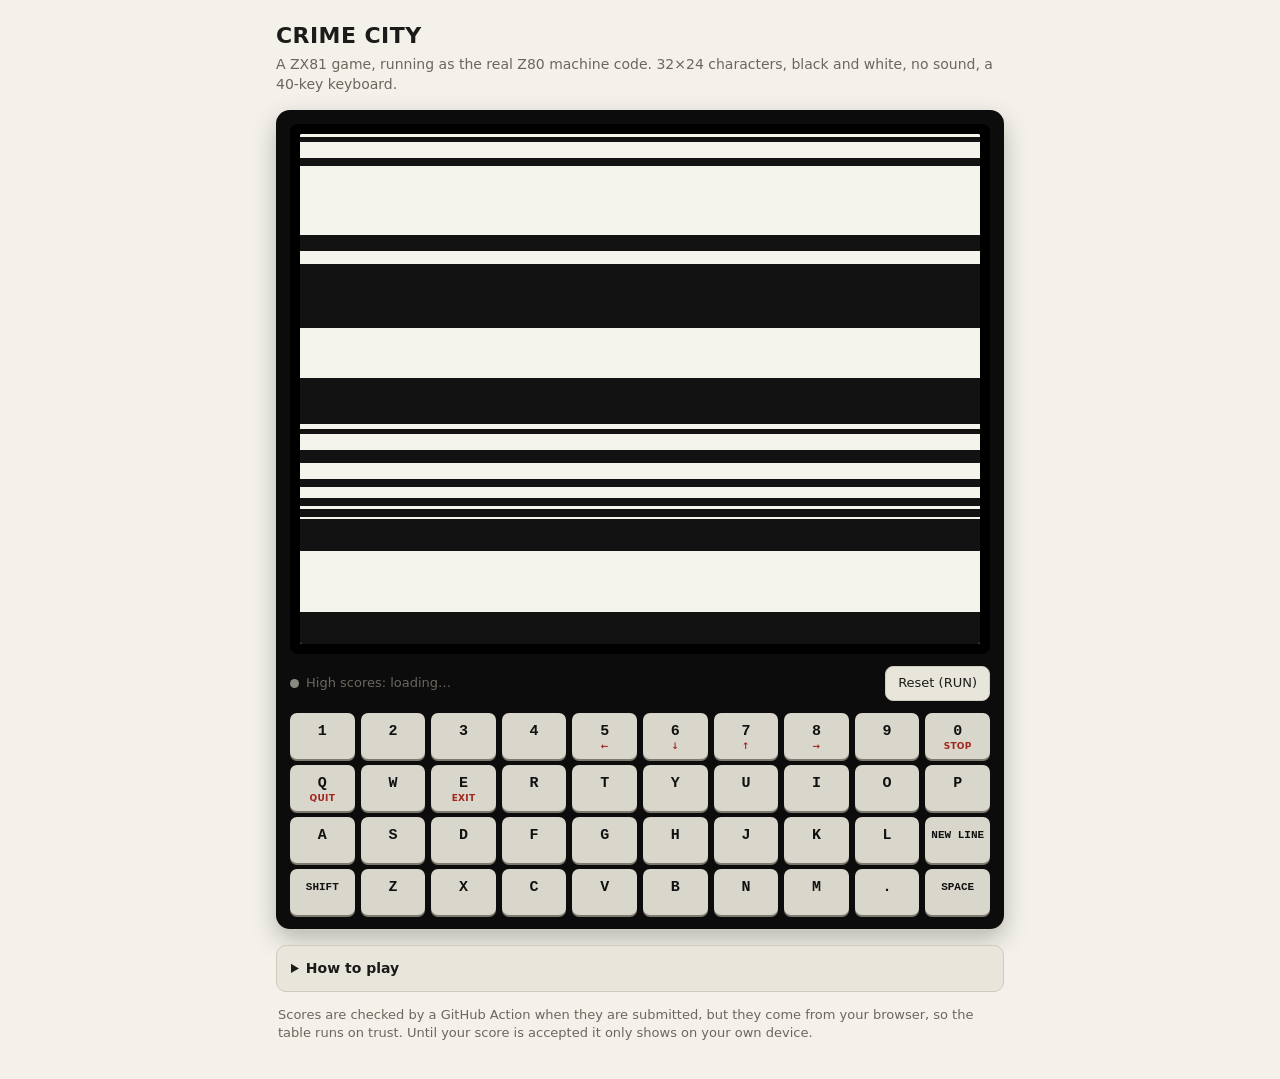
<file: public/assets/aistudio/index_4570befb.html>
<!DOCTYPE html>
<html lang="en">
<head>
<meta charset="utf-8">
<meta name="viewport" content="width=device-width, initial-scale=1, viewport-fit=cover">
<title>CRIME CITY for the ZX81</title>
<style>
:root{
  --bg:#f3f1ea; --fg:#1c1b19; --muted:#6b675e; --panel:#e8e5db; --line:#cfcabd; --accent:#b3261e;
  box-sizing:border-box; padding-top:env(safe-area-inset-top,0px); padding-bottom:env(safe-area-inset-bottom,0px);
}
@media (prefers-color-scheme: dark){
  :root:not([data-theme="light"]){ --bg:#151513; --fg:#ece9df; --muted:#a09b8e; --panel:#21201d; --line:#3a382f; --accent:#ff7b6e; }
}
:root[data-theme="dark"]{ --bg:#151513; --fg:#ece9df; --muted:#a09b8e; --panel:#21201d; --line:#3a382f; --accent:#ff7b6e; }
html{ scroll-padding-top:env(safe-area-inset-top,0px); }
*,*::before,*::after{ box-sizing:inherit; }
body{ margin:0; background:var(--bg); color:var(--fg); font:16px/1.45 system-ui,-apple-system,"Segoe UI",Roboto,sans-serif; }
main{ max-width:760px; margin:0 auto; padding:20px 16px 36px; }
h1{ font-size:22px; margin:0 0 2px; letter-spacing:.02em; }
.sub{ margin:0 0 16px; color:var(--muted); font-size:14px; }
.case{ background:#0c0c0c; border-radius:14px; padding:14px; box-shadow:0 2px 0 var(--line), 0 10px 24px rgba(0,0,0,.25); }
.tv{ background:#000; border-radius:8px; padding:10px; }
canvas{ display:block; width:100%; height:auto; aspect-ratio:4/3; image-rendering:pixelated; image-rendering:crisp-edges; background:#f4f3ec; border-radius:2px; }
.bar{ display:flex; flex-wrap:wrap; gap:8px 14px; align-items:center; justify-content:space-between; margin:12px 0 0; font-size:13px; color:var(--muted); }
.src{ display:inline-flex; align-items:center; gap:7px; }
.dot{ width:9px; height:9px; border-radius:50%; background:#8a8a80; flex:none; }
.dot.online{ background:#2e9d4f; } .dot.readonly{ background:#d89a1a; } .dot.offline{ background:#9a9a90; }
button.reset{ font:inherit; font-size:13px; color:var(--fg); background:var(--panel); border:1px solid var(--line); border-radius:8px; padding:7px 12px; cursor:pointer; }
button.reset:focus-visible, .key:focus-visible{ outline:2px solid var(--accent); outline-offset:2px; }
.kb{ margin-top:12px; display:grid; gap:6px; user-select:none; -webkit-user-select:none; touch-action:none; }
.row{ display:grid; grid-template-columns:repeat(10,1fr); gap:6px; }
.key{ position:relative; min-height:46px; border:0; border-radius:7px; background:#d9d6cc; color:#111; font:600 15px/1 ui-monospace,Menlo,Consolas,monospace; padding:6px 2px 4px; cursor:pointer; box-shadow:0 2px 0 #7d7a70; touch-action:none; }
.key.dn{ transform:translateY(2px); box-shadow:none; background:#bdb9ad; }
.key small{ display:block; margin-top:3px; font:600 9px/1 system-ui,sans-serif; color:#a1261c; letter-spacing:.03em; min-height:9px; }
.key.wide{ font-size:11px; }
.help{ margin-top:16px; background:var(--panel); border:1px solid var(--line); border-radius:10px; padding:2px 14px; font-size:14px; }
.help summary{ cursor:pointer; padding:10px 0; font-weight:600; }
.help p{ margin:0 0 10px; }
.submit{ margin-top:12px; background:var(--panel); border:1px solid var(--line); border-radius:10px; padding:12px 14px; font-size:14px; display:flex; flex-wrap:wrap; gap:8px 12px; align-items:center; }
.submit[hidden]{ display:none; }
.submit a{ color:#fff; background:var(--accent); text-decoration:none; font-weight:600; padding:8px 12px; border-radius:8px; }
.submit a[aria-disabled="true"]{ opacity:.5; pointer-events:none; }
.submit button{ font:inherit; font-size:13px; color:var(--muted); background:none; border:0; text-decoration:underline; cursor:pointer; padding:6px; }
.note{ margin:14px 2px 0; font-size:13px; color:var(--muted); }
</style>
</head>
<body>
<main>
  <h1>CRIME CITY</h1>
  <p class="sub">A ZX81 game, running as the real Z80 machine code. 32×24 characters, black and white, no sound, a 40-key keyboard.</p>
  <div class="case">
    <div class="tv"><canvas id="scr" width="256" height="192" role="img" aria-label="ZX81 screen"></canvas></div>
    <div class="bar">
      <span class="src"><i id="dot" class="dot"></i><span id="srcText">High scores: connecting…</span></span>
      <button class="reset" id="reset" type="button">Reset (RUN)</button>
    </div>
    <div class="kb" id="kb" aria-label="ZX81 keyboard"></div>
  </div>
  <div class="submit" id="submitBox" hidden>
    <span id="submitText"></span>
    <a id="submitLink" href="#" target="_blank" rel="noopener">Submit score on GitHub</a>
    <button type="button" id="submitDiscard">Discard</button>
  </div>
  <details class="help">
    <summary>How to play</summary>
    <p>Steer with <b>5 6 7 8</b> (left, down, up, right) or the arrow keys. <b>0</b> stops, <b>E</b> leaves your car. Walk into a traffic car (<b>H</b>) to steal it. Run over pedestrians (<b>I</b>) for cash, but the police (inverse <b>Z</b>) will chase you. On foot, they bust you. In a car, they dent it.</p>
    <p>Drive to the <b>$</b> to pick up a fare, then to the <b>X</b> before the timer runs out. Three lives. At the title screen press <b>Q</b> to drop back to BASIC.</p>
    <p>When you beat the fifth score you type three initials with the keyboard. The game then offers a button that opens a ready-filled GitHub issue; press its green submit button (you need a free GitHub account). A minute or two later your score appears on the table everyone sees.</p>
  </details>
  <p class="note">Scores are checked by a GitHub Action when they are submitted, but they come from your browser, so the table runs on trust. Until your score is accepted it only shows on your own device.</p>
</main>
<script>
/* Minimal Z80 core: enough for the CRIME CITY ZX81 code (no IX/IY, no interrupts) */
(function (root) {
  'use strict';
  var S = 0x80, Z = 0x40, Y = 0x20, H = 0x10, X = 0x08, PV = 0x04, N = 0x02, C = 0x01;
  var PAR = new Uint8Array(256);
  for (var i = 0; i < 256; i++) { var p = 1, v = i; while (v) { p ^= v & 1; v >>= 1; } PAR[i] = p ? PV : 0; }

  function Z80(rd, wr, inp, out) {
    this.rd = rd; this.wr = wr; this.inp = inp; this.out = out;
    this.R = new Uint8Array(8); // B C D E H L - A
    this.f = 0; this.sp = 0; this.pc = 0; this.t = 0;
  }
  var P = Z80.prototype;
  P.HL = function () { return (this.R[4] << 8) | this.R[5]; };
  P.setHL = function (v) { this.R[4] = (v >> 8) & 255; this.R[5] = v & 255; };
  P.rp = function (n) {
    var R = this.R;
    switch (n) { case 0: return (R[0] << 8) | R[1]; case 1: return (R[2] << 8) | R[3];
      case 2: return (R[4] << 8) | R[5]; default: return this.sp; }
  };
  P.setrp = function (n, v) {
    var R = this.R; v &= 0xFFFF;
    switch (n) { case 0: R[0] = v >> 8; R[1] = v & 255; break; case 1: R[2] = v >> 8; R[3] = v & 255; break;
      case 2: R[4] = v >> 8; R[5] = v & 255; break; default: this.sp = v; }
  };
  P.fetch = function () { var v = this.rd(this.pc); this.pc = (this.pc + 1) & 0xFFFF; return v; };
  P.fetch16 = function () { var l = this.fetch(); return l | (this.fetch() << 8); };
  P.rd16 = function (a) { return this.rd(a) | (this.rd((a + 1) & 0xFFFF) << 8); };
  P.wr16 = function (a, v) { this.wr(a, v & 255); this.wr((a + 1) & 0xFFFF, (v >> 8) & 255); };
  P.push = function (v) { this.sp = (this.sp - 1) & 0xFFFF; this.wr(this.sp, v >> 8); this.sp = (this.sp - 1) & 0xFFFF; this.wr(this.sp, v & 255); };
  P.pop = function () { var l = this.rd(this.sp); this.sp = (this.sp + 1) & 0xFFFF; var h = this.rd(this.sp); this.sp = (this.sp + 1) & 0xFFFF; return l | (h << 8); };
  P.get = function (r) { return r === 6 ? this.rd(this.HL()) : this.R[r]; };
  P.set = function (r, v) { if (r === 6) this.wr(this.HL(), v); else this.R[r] = v; };
  P.cond = function (c) {
    var f = this.f;
    switch (c) { case 0: return !(f & Z); case 1: return !!(f & Z); case 2: return !(f & C); case 3: return !!(f & C);
      case 4: return !(f & PV); case 5: return !!(f & PV); case 6: return !(f & S); default: return !!(f & S); }
  };
  // ---- ALU
  P.add8 = function (a, b, c) { var r = a + b + c, o = r & 255;
    this.f = (o & (S | Y | X)) | (o ? 0 : Z) | ((a ^ b ^ r) & H) | (((a ^ r) & (b ^ r) & 0x80) ? PV : 0) | ((r >> 8) & 1); return o; };
  P.sub8 = function (a, b, c) { var r = a - b - c, o = r & 255;
    this.f = (o & (S | Y | X)) | (o ? 0 : Z) | ((a ^ b ^ r) & H) | (((a ^ b) & (a ^ r) & 0x80) ? PV : 0) | N | ((r >> 8) & 1); return o; };
  P.alu = function (op, b) {
    var a = this.R[7], r;
    switch (op) {
      case 0: this.R[7] = this.add8(a, b, 0); break;
      case 1: this.R[7] = this.add8(a, b, this.f & C); break;
      case 2: this.R[7] = this.sub8(a, b, 0); break;
      case 3: this.R[7] = this.sub8(a, b, this.f & C); break;
      case 4: r = a & b; this.R[7] = r; this.f = (r & (S | Y | X)) | (r ? 0 : Z) | H | PAR[r]; break;
      case 5: r = a ^ b; this.R[7] = r; this.f = (r & (S | Y | X)) | (r ? 0 : Z) | PAR[r]; break;
      case 6: r = a | b; this.R[7] = r; this.f = (r & (S | Y | X)) | (r ? 0 : Z) | PAR[r]; break;
      default: this.sub8(a, b, 0); this.f = (this.f & ~(Y | X)) | (b & (Y | X)); break;
    }
  };
  P.inc8 = function (v) { var r = (v + 1) & 255;
    this.f = (this.f & C) | (r & (S | Y | X)) | (r ? 0 : Z) | (((v & 15) === 15) ? H : 0) | (v === 0x7F ? PV : 0); return r; };
  P.dec8 = function (v) { var r = (v - 1) & 255;
    this.f = (this.f & C) | (r & (S | Y | X)) | (r ? 0 : Z) | (((v & 15) === 0) ? H : 0) | (v === 0x80 ? PV : 0) | N; return r; };
  P.add16 = function (a, b) { var r = a + b;
    this.f = (this.f & (S | Z | PV)) | ((r >> 8) & (Y | X)) | (((a ^ b ^ r) >> 8) & H) | ((r >> 16) & 1); return r & 0xFFFF; };
  P.adc16 = function (a, b) { var c = this.f & C, r = a + b + c, o = r & 0xFFFF;
    this.f = ((o >> 8) & (S | Y | X)) | (o ? 0 : Z) | (((a ^ b ^ r) >> 8) & H) | ((((a ^ r) & (b ^ r) & 0x8000)) ? PV : 0) | ((r >> 16) & 1); return o; };
  P.sbc16 = function (a, b) { var c = this.f & C, r = a - b - c, o = r & 0xFFFF;
    this.f = ((o >> 8) & (S | Y | X)) | (o ? 0 : Z) | (((a ^ b ^ r) >> 8) & H) | ((((a ^ b) & (a ^ r) & 0x8000)) ? PV : 0) | N | ((r >> 16) & 1); return o; };
  P.rot = function (k, v) {
    var c, r;
    switch (k) {
      case 0: c = v >> 7; r = ((v << 1) | c) & 255; break;           // RLC
      case 1: c = v & 1; r = (v >> 1) | (c << 7); break;             // RRC
      case 2: c = v >> 7; r = ((v << 1) | (this.f & C)) & 255; break; // RL
      case 3: c = v & 1; r = (v >> 1) | ((this.f & C) << 7); break;   // RR
      case 4: c = v >> 7; r = (v << 1) & 255; break;                 // SLA
      case 5: c = v & 1; r = (v >> 1) | (v & 0x80); break;           // SRA
      case 6: c = v >> 7; r = ((v << 1) | 1) & 255; break;           // SLL
      default: c = v & 1; r = v >> 1; break;                         // SRL
    }
    this.f = (r & (S | Y | X)) | (r ? 0 : Z) | PAR[r] | c; return r;
  };
  var CYC = (function () {
    var t = new Uint8Array(256).fill(4), i;
    for (i = 0; i < 256; i++) {
      if ((i & 0xC7) === 0x06) t[i] = 7;              // LD r,n
      if ((i & 0xC0) === 0x40) t[i] = 4;
      if ((i & 0xC7) === 0x46 || (i & 0xF8) === 0x70) t[i] = 7;
      if ((i & 0xC7) === 0xC6) t[i] = 7;              // ALU n
      if ((i & 0xC0) === 0x80 && (i & 7) === 6) t[i] = 7;
      if ((i & 0xCF) === 0x01) t[i] = 10; if ((i & 0xCF) === 0x03) t[i] = 6; if ((i & 0xCF) === 0x0B) t[i] = 6;
      if ((i & 0xCF) === 0x09) t[i] = 11; if ((i & 0xCF) === 0xC1) t[i] = 10; if ((i & 0xCF) === 0xC5) t[i] = 11;
      if ((i & 0xC7) === 0xC7) t[i] = 11;
      if ((i & 0xC7) === 0xC2) t[i] = 10; if ((i & 0xC7) === 0xC4) t[i] = 10; if ((i & 0xC7) === 0xC0) t[i] = 5;
      if ((i & 0xC7) === 0x34 || (i & 0xC7) === 0x35) t[i] = 4;
    }
    t[0x34] = t[0x35] = 11; t[0x36] = 10; t[0x0A] = t[0x1A] = t[0x02] = t[0x12] = 7; t[0x32] = t[0x3A] = 13; t[0x22] = t[0x2A] = 16;
    t[0xC3] = 10; t[0xC9] = 10; t[0xCD] = 17; t[0x18] = 12; t[0x10] = 8; t[0xE9] = 4; t[0xD3] = t[0xDB] = 11;
    t[0xE3] = 19; t[0xEB] = 4; t[0xF9] = 6; t[0x20] = t[0x28] = t[0x30] = t[0x38] = 7;
    return t;
  })();
  P.step = function () {
    var op = this.fetch(), R = this.R, t = CYC[op], v, r, a, n, d;
    switch (op >> 6) {
      case 1: // LD r,r' / HALT
        if (op === 0x76) throw new Error('HALT at ' + (this.pc - 1).toString(16));
        this.set((op >> 3) & 7, this.get(op & 7)); this.t += t; return t;
      case 2: this.alu((op >> 3) & 7, this.get(op & 7)); this.t += t; return t;
    }
    switch (op) {
      case 0x00: break;
      case 0x01: case 0x11: case 0x21: case 0x31: this.setrp((op >> 4) & 3, this.fetch16()); break;
      case 0x02: this.wr((R[0] << 8) | R[1], R[7]); break;
      case 0x12: this.wr((R[2] << 8) | R[3], R[7]); break;
      case 0x0A: R[7] = this.rd((R[0] << 8) | R[1]); break;
      case 0x1A: R[7] = this.rd((R[2] << 8) | R[3]); break;
      case 0x03: case 0x13: case 0x23: case 0x33: n = (op >> 4) & 3; this.setrp(n, this.rp(n) + 1); break;
      case 0x0B: case 0x1B: case 0x2B: case 0x3B: n = (op >> 4) & 3; this.setrp(n, this.rp(n) - 1); break;
      case 0x04: case 0x0C: case 0x14: case 0x1C: case 0x24: case 0x2C: case 0x34: case 0x3C:
        n = (op >> 3) & 7; this.set(n, this.inc8(this.get(n))); break;
      case 0x05: case 0x0D: case 0x15: case 0x1D: case 0x25: case 0x2D: case 0x35: case 0x3D:
        n = (op >> 3) & 7; this.set(n, this.dec8(this.get(n))); break;
      case 0x06: case 0x0E: case 0x16: case 0x1E: case 0x26: case 0x2E: case 0x36: case 0x3E:
        this.set((op >> 3) & 7, this.fetch()); break;
      case 0x07: v = R[7]; this.f = (this.f & (S | Z | PV)) | ((v >> 7)) | (((v << 1) | (v >> 7)) & (Y | X)); R[7] = ((v << 1) | (v >> 7)) & 255; break;
      case 0x0F: v = R[7]; this.f = (this.f & (S | Z | PV)) | (v & 1); R[7] = (v >> 1) | ((v & 1) << 7); this.f |= R[7] & (Y | X); break;
      case 0x17: v = R[7]; this.f = (this.f & (S | Z | PV)) | (v >> 7); R[7] = ((v << 1) | (this.f & 0 ? 0 : 0)) & 255; break;
      case 0x1F: break;
      case 0x08: break;
      case 0x09: case 0x19: case 0x29: case 0x39: this.setHL(this.add16(this.HL(), this.rp((op >> 4) & 3))); break;
      case 0x10: d = this.fetch(); R[0] = (R[0] - 1) & 255; if (R[0]) { this.pc = (this.pc + (d << 24 >> 24)) & 0xFFFF; t = 13; } break;
      case 0x18: d = this.fetch(); this.pc = (this.pc + (d << 24 >> 24)) & 0xFFFF; break;
      case 0x20: case 0x28: case 0x30: case 0x38: d = this.fetch(); if (this.cond((op >> 3) & 3)) { this.pc = (this.pc + (d << 24 >> 24)) & 0xFFFF; t = 12; } break;
      case 0x22: this.wr16(this.fetch16(), this.HL()); break;
      case 0x2A: this.setHL(this.rd16(this.fetch16())); break;
      case 0x32: this.wr(this.fetch16(), R[7]); break;
      case 0x3A: R[7] = this.rd(this.fetch16()); break;
      case 0x27: throw new Error('DAA unsupported');
      case 0x2F: R[7] ^= 255; this.f = (this.f & (S | Z | PV | C)) | H | N | (R[7] & (Y | X)); break;
      case 0x37: this.f = (this.f & (S | Z | PV)) | C | (R[7] & (Y | X)); break;
      case 0x3F: this.f = (this.f & (S | Z | PV)) | ((this.f & C) ? H : C) | (R[7] & (Y | X)); break;
      case 0xC0: case 0xC8: case 0xD0: case 0xD8: case 0xE0: case 0xE8: case 0xF0: case 0xF8:
        if (this.cond((op >> 3) & 7)) { this.pc = this.pop(); t = 11; } break;
      case 0xC1: case 0xD1: case 0xE1: this.setrp((op >> 4) & 3, this.pop()); break;
      case 0xF1: v = this.pop(); R[7] = v >> 8; this.f = v & 255; break;
      case 0xC5: case 0xD5: case 0xE5: this.push(this.rp((op >> 4) & 3)); break;
      case 0xF5: this.push((R[7] << 8) | this.f); break;
      case 0xC2: case 0xCA: case 0xD2: case 0xDA: case 0xE2: case 0xEA: case 0xF2: case 0xFA:
        a = this.fetch16(); if (this.cond((op >> 3) & 7)) this.pc = a; break;
      case 0xC3: this.pc = this.fetch16(); break;
      case 0xC4: case 0xCC: case 0xD4: case 0xDC: case 0xE4: case 0xEC: case 0xF4: case 0xFC:
        a = this.fetch16(); if (this.cond((op >> 3) & 7)) { this.push(this.pc); this.pc = a; t = 17; } break;
      case 0xCD: a = this.fetch16(); this.push(this.pc); this.pc = a; break;
      case 0xC9: this.pc = this.pop(); break;
      case 0xC6: case 0xCE: case 0xD6: case 0xDE: case 0xE6: case 0xEE: case 0xF6: case 0xFE:
        this.alu((op >> 3) & 7, this.fetch()); break;
      case 0xC7: case 0xCF: case 0xD7: case 0xDF: case 0xE7: case 0xEF: case 0xF7: case 0xFF:
        this.push(this.pc); this.pc = op & 0x38; break;
      case 0xD3: n = this.fetch(); this.out((R[7] << 8) | n, R[7]); break;
      case 0xDB: n = this.fetch(); R[7] = this.inp((R[7] << 8) | n); break;
      case 0xE3: v = this.rd16(this.sp); this.wr16(this.sp, this.HL()); this.setHL(v); break;
      case 0xE9: this.pc = this.HL(); break;
      case 0xEB: v = (R[2] << 8) | R[3]; R[2] = R[4]; R[3] = R[5]; this.setHL(v); break;
      case 0xF3: case 0xFB: break;
      case 0xF9: this.sp = this.HL(); break;
      case 0xCB: t = this.cb(); break;
      case 0xED: t = this.ed(); break;
      default: throw new Error('Unsupported opcode ' + op.toString(16) + ' at ' + ((this.pc - 1) & 0xFFFF).toString(16));
    }
    this.t += t; return t;
  };
  // fix RLA/RRA/RLCA/RRCA properly (separate helpers keep step() readable)
  var step0 = P.step;
  P.step = function () {
    var op = this.rd(this.pc), R = this.R, c, v;
    if (op === 0x17) { this.pc = (this.pc + 1) & 0xFFFF; v = R[7]; c = this.f & C;
      R[7] = ((v << 1) | c) & 255; this.f = (this.f & (S | Z | PV)) | (v >> 7) | (R[7] & (Y | X)); this.t += 4; return 4; }
    if (op === 0x1F) { this.pc = (this.pc + 1) & 0xFFFF; v = R[7]; c = this.f & C;
      R[7] = (v >> 1) | (c << 7); this.f = (this.f & (S | Z | PV)) | (v & 1) | (R[7] & (Y | X)); this.t += 4; return 4; }
    return step0.call(this);
  };
  P.cb = function () {
    var op = this.fetch(), r = op & 7, k = (op >> 3) & 7, v = this.get(r), t = r === 6 ? 15 : 8, res;
    switch (op >> 6) {
      case 0: this.set(r, this.rot(k, v)); break;
      case 1: res = v & (1 << k); this.f = (this.f & C) | H | (res ? 0 : (Z | PV)) | (res & S) | (v & (Y | X)); if (k !== 7) this.f &= ~S; t = r === 6 ? 12 : 8; break;
      case 2: this.set(r, v & ~(1 << k)); break;
      default: this.set(r, v | (1 << k)); break;
    }
    return t;
  };
  P.ed = function () {
    var op = this.fetch(), R = this.R, t = 8, v, n, a, hl, de, bc, i;
    switch (op) {
      case 0x40: case 0x48: case 0x50: case 0x58: case 0x60: case 0x68: case 0x78:
        v = this.inp((R[0] << 8) | R[1]); R[(op >> 3) & 7] = v;
        this.f = (this.f & C) | (v & (S | Y | X)) | (v ? 0 : Z) | PAR[v]; t = 12; break;
      case 0x41: case 0x49: case 0x51: case 0x59: case 0x61: case 0x69: case 0x79:
        this.out((R[0] << 8) | R[1], R[(op >> 3) & 7]); t = 12; break;
      case 0x42: case 0x52: case 0x62: case 0x72: this.setHL(this.sbc16(this.HL(), this.rp((op >> 4) & 3))); t = 15; break;
      case 0x4A: case 0x5A: case 0x6A: case 0x7A: this.setHL(this.adc16(this.HL(), this.rp((op >> 4) & 3))); t = 15; break;
      case 0x43: case 0x53: case 0x63: case 0x73: this.wr16(this.fetch16(), this.rp((op >> 4) & 3)); t = 20; break;
      case 0x4B: case 0x5B: case 0x6B: case 0x7B: this.setrp((op >> 4) & 3, this.rd16(this.fetch16())); t = 20; break;
      case 0x44: v = R[7]; R[7] = this.sub8(0, v, 0); t = 8; break;
      case 0xA0: case 0xA8: case 0xB0: case 0xB8: // LDI LDD LDIR LDDR (one whole instruction)
        do {
          hl = this.HL(); de = (R[2] << 8) | R[3]; bc = (R[0] << 8) | R[1];
          this.wr(de, this.rd(hl));
          if (op & 8) { hl = (hl - 1) & 0xFFFF; de = (de - 1) & 0xFFFF; } else { hl = (hl + 1) & 0xFFFF; de = (de + 1) & 0xFFFF; }
          bc = (bc - 1) & 0xFFFF; this.setHL(hl); R[2] = de >> 8; R[3] = de & 255; R[0] = bc >> 8; R[1] = bc & 255;
          t += (op & 0x10) && bc ? 21 : 16;
        } while ((op & 0x10) && bc);
        this.f = (this.f & (S | Z | C)) | (bc ? PV : 0); t -= 8; break;
      default: throw new Error('Unsupported ED opcode ' + op.toString(16));
    }
    return t;
  };
  root.Z80 = Z80;
  if (typeof module !== 'undefined') module.exports = Z80;
})(typeof window !== 'undefined' ? window : globalThis);

</script>
<script>
(function () {
'use strict';
var SYM = {"HS": 19026, "title": 18326, "go2": 18665, "SCORE": 19073};
var PB64 = "AAEAv0rASthNAADZTd1NAADeTd5NAF1AAAIAAL/9/zd9QAAAAAAAjQwAABj2AAC8IRhAAAAAAAAAAAAAAAAAAAAAAAAAAAAAAAAAAAAAAAAAAAB2AAAAAAAAAAAAAIQgAAAAAAAAAAAAAAAAAAAAAAAAAAAAAS8K6s0rD82WR/4ByM1TQs2pQs2mSBjvKmtKfB99H6xnfR98H61vrGcia0rJe/4gMBd6/hUwEnvmB9YC/gTQetYGMPzGBP4DyTfJJgBqRE0pKSkpKQlLBgAJ7UsMQAkjyc3JQHfJViNeI+XNyUDr4X4j/v/IEhMY9yoMQCMOFgYgNgAjEPsjDSD1ySFtSjo0QL4o+nfJzQlBEPvJAf7+FgDteC/mHyALywAUev4IIPE+/8keAMs/OAMcGPl6h4eCg18WACH5SBl+yc0aQf7/IPnNlkDNGkH+/yj2yc2WQH3mA0985gNfFgAhIUkZRlkWACEhSRlOyc2WQHzmA4dfFgAhJUkZRiNOyc2WQHzmH1995h/+FTDyV82rQDjsyTKHSsVWI14reeXN30DhwTqHSoVvMAEkEOrJ1RGISgEQJ83vQQHoA83vQQFkAM3vQQEKAM3vQX3GHBIhiEoGBH7+HCAFNgAjEPbRIYhKAQUA7bDJPhy37UI4AzwY+AkSE8k6bkqSMALtREc6b0qTMALtRID+AskGAA4At8gGAct/KAQG/+1ET8kqgUoZMAMh//8igUrJFgAeAM2rQDAMeoPmAQcHB/aAzd9AHHv+ICDpFHr+FSDhyc33QCFuShFvSgFAADYA7bA+AzJ0Sj4BMm5KMm9KMnFKPv8ygErNMULN8UYhlUoGBMXlzYdB4XIjcyPBEPMhnUoGA8XlzYdB4XIjcyM2ACM2ASPBEO3JzQlBzRpB/v8oAzKASiF4SjR+/gU46jYAzctCOnRKtyDfyTqASiGASjb/zflCzUJGIXdKNM02Q81dQ82HQ832Q81yRM2oRc2URc2LRs0KR8khcEr+ISgY/iQoGv4jKBz+Iige/hwoIP4qwK8yckrJNgAjNv/JNgAjNgHJNv8jNgDJNgEjNgDJNgAjNgDJOnJKtyAGOndK5gHAOm5KIXBKhlc6b0ojhl/Nq0DYejJuSnsyb0rJOndK5gPAIZVKPgT15c1aQeHlfoBXI36BX82rQOE4BHIjcysjI/E9IOLJOndK5gHIIZ1KPgP15c2WQH3mByAKzXVB4eUjI3AjceHlfiNeI0YjToBXe4FfzatAOBM6bkq6IAY6b0q7KBHh5XIjcxgKzXVB4eUjI3AjceERBAAZ8T0gs8l4sTfIfoBXI34rgV/Nq0DYciNzK7fJOnVKt8g6d0rmA/[base64]/[base64]/LP8YPMn5KPgIyeUqvMn9KySF/SjR+/[base64]/[base64]/Pz0oOyY4KSssNjwqNzkdHh8gIRwlJCMiNTQuOj52MTAvLQAbMjMn/wABAAABAP8BAP8AKzQ0OQAoJjcAAAEKKDcuMioAKC45Pv8DAiEiIyQAODkqKjcAHAA4OTQ1ACoAKj0uOQAoJjf/BAEuADc6MwA0Oyo3AAAtADg5KiYxAAA/ADU0MS4oKv8FAg0ANS4oMAA6NQAAPQApNzQ1ADQrKwAuMwAoJjf/EAU1Nyo4OAAmMz4AMCo+ADk0ADUxJj7/Egg2ADY6Ljk4ADk0ACcmOC4o/xEENTcqODgAJjM+ADAqPgA5NAAoNDM5LjM6Kv8HCi0uLC0AOCg0Nyo4/wYLLCYyKgA0Oyo3/wkKOCg0Nyr/BgkzKjwALS4sLQA4KDQ3Kv8JBiozOSo3AD40OjcALjMuOS4mMTj/DA4WFhb/CgwnOjg5Kin/FQAN/xUHMf8VCjz/[base64]";

/* ---------------------------------------------------------------- font (5x7 glyphs in 8x8 cells) */
var CHARS = '"\u00a3$:?()><=+-*/;,.0123456789ABCDEFGHIJKLMNOPQRSTUVWXYZ';   // ZX81 codes 11..63
var F5 = {
 'A':'01110,10001,10001,11111,10001,10001,10001','B':'11110,10001,10001,11110,10001,10001,11110','C':'01110,10001,10000,10000,10000,10001,01110',
 'D':'11110,10001,10001,10001,10001,10001,11110','E':'11111,10000,10000,11110,10000,10000,11111','F':'11111,10000,10000,11110,10000,10000,10000',
 'G':'01110,10001,10000,10111,10001,10001,01111','H':'10001,10001,10001,11111,10001,10001,10001','I':'01110,00100,00100,00100,00100,00100,01110',
 'J':'00111,00010,00010,00010,00010,10010,01100','K':'10001,10010,10100,11000,10100,10010,10001','L':'10000,10000,10000,10000,10000,10000,11111',
 'M':'10001,11011,10101,10101,10001,10001,10001','N':'10001,10001,11001,10101,10011,10001,10001','O':'01110,10001,10001,10001,10001,10001,01110',
 'P':'11110,10001,10001,11110,10000,10000,10000','Q':'01110,10001,10001,10001,10101,10010,01101','R':'11110,10001,10001,11110,10100,10010,10001',
 'S':'01111,10000,10000,01110,00001,00001,11110','T':'11111,00100,00100,00100,00100,00100,00100','U':'10001,10001,10001,10001,10001,10001,01110',
 'V':'10001,10001,10001,10001,10001,01010,00100','W':'10001,10001,10001,10101,10101,11011,10001','X':'10001,10001,01010,00100,01010,10001,10001',
 'Y':'10001,10001,01010,00100,00100,00100,00100','Z':'11111,00001,00010,00100,01000,10000,11111',
 '0':'01110,10001,10011,10101,11001,10001,01110','1':'00100,01100,00100,00100,00100,00100,01110','2':'01110,10001,00001,00010,00100,01000,11111',
 '3':'11110,00001,00001,01110,00001,00001,11110','4':'00010,00110,01010,10010,11111,00010,00010','5':'11111,10000,11110,00001,00001,10001,01110',
 '6':'00110,01000,10000,11110,10001,10001,01110','7':'11111,00001,00010,00100,01000,01000,01000','8':'01110,10001,10001,01110,10001,10001,01110',
 '9':'01110,10001,10001,01111,00001,00010,01100',
 '"':'01010,01010,00000,00000,00000,00000,00000','\u00a3':'00110,01001,01000,11100,01000,01000,11111','$':'00100,01111,10100,01110,00101,11110,00100',
 ':':'00000,00100,00000,00000,00100,00000,00000','?':'01110,10001,00001,00010,00100,00000,00100','(':'00010,00100,01000,01000,01000,00100,00010',
 ')':'01000,00100,00010,00010,00010,00100,01000','>':'10000,01000,00100,00010,00100,01000,10000','<':'00001,00010,00100,01000,00100,00010,00001',
 '=':'00000,00000,11111,00000,11111,00000,00000','+':'00000,00100,00100,11111,00100,00100,00000','-':'00000,00000,00000,11111,00000,00000,00000',
 '*':'00000,10101,01110,11111,01110,10101,00000','/':'00001,00010,00010,00100,01000,01000,10000',';':'00000,00100,00000,00000,00100,00100,01000',
 ',':'00000,00000,00000,00000,00110,00100,01000','.':'00000,00000,00000,00000,00000,01100,01100'
};
var glyphCache = {};
function glyph(code) {
  if (glyphCache[code]) return glyphCache[code];
  var b = new Uint8Array(64), c = code & 127, inv = code & 128, x, y, i;
  if (c >= 1 && c <= 10) {
    for (y = 0; y < 8; y++) for (x = 0; x < 8; x++) {
      var tl = x < 4 && y < 4, tr = x >= 4 && y < 4, bl = x < 4 && y >= 4, br = x >= 4 && y >= 4, on = 0, chq = ((x + y) & 1) === 0;
      switch (c) { case 1: on = tl; break; case 2: on = tr; break; case 3: on = tl || tr; break; case 4: on = bl; break;
        case 5: on = tl || bl; break; case 6: on = tr || bl; break; case 7: on = tr || bl || br; break;
        case 8: on = chq; break; case 9: on = chq && y < 4; break; default: on = chq && y >= 4; }
      b[y * 8 + x] = on ? 1 : 0;
    }
  } else if (c >= 11 && c <= 63) {
    var rows = F5[CHARS.charAt(c - 11)];
    if (rows) rows.split(',').forEach(function (r, ry) { for (var rx = 0; rx < 5; rx++) if (r.charAt(rx) === '1') b[ry * 8 + rx + 1] = 1; });
  }
  if (inv) for (i = 0; i < 64; i++) b[i] ^= 1;
  return (glyphCache[code] = b);
}

/* ---------------------------------------------------------------- machine */
var mem = new Uint8Array(65536);
var pressedPhys = {}, pressedVirt = {};
var ROWS = [['SHIFT','Z','X','C','V'],['A','S','D','F','G'],['Q','W','E','R','T'],['1','2','3','4','5'],['0','9','8','7','6'],['P','O','I','U','Y'],['ENTER','L','K','J','H'],['SPACE','.','M','N','B']];
function inp(port) {
  if ((port & 255) !== 0xFE) return 0xFF;
  var hi = (port >> 8) & 255, v = 0xFF, bit, i, keys;
  for (bit = 0; bit < 8; bit++) if (((hi >> bit) & 1) === 0) {
    keys = ROWS[bit];
    for (i = 0; i < 5; i++) if (pressedPhys[keys[i]] || pressedVirt[keys[i]]) v &= ~(1 << i);
  }
  return v;
}
var cpu = new Z80(function (a) { return mem[a]; }, function (a, v) { if (a >= 0x4000 && a < 0x8000) mem[a] = v; }, inp, function () {});
var PBYTES = Uint8Array.from(atob(PB64), function (c) { return c.charCodeAt(0); });
function loadMachine() {
  mem.fill(0); mem.set(PBYTES, 0x4009); mem[0x0F2B] = 0xC9;          // ROM stub: SLOW just returns
  mem[0x7FEE] = 0; mem[0x7FEF] = 0x70;                               // return address = "BASIC"
  cpu.R.fill(0); cpu.f = 0; cpu.sp = 0x7FEE; cpu.pc = 0x4082; cpu.t = 0;
}

/* ---------------------------------------------------------------- high score table (stored in the GitHub repo) */
var REPO_OVERRIDE = '';          // 'owner/repo' if this page is not served from owner.github.io/repo/
var DEFAULTS = null, lastTable = null, connState = 'init';
var PENDING_KEY = 'crimecity.pending.v2';
function readTable() {
  var out = [], i, b, n;
  for (i = 0; i < 5; i++) {
    b = SYM.HS + 5 * i; n = '';
    for (var k = 0; k < 3; k++) n += String.fromCharCode(65 + mem[b + k] - 38);
    out.push({ n: n, s: mem[b + 3] | (mem[b + 4] << 8) });
  }
  return out;
}
function writeTable(t) {
  for (var i = 0; i < 5; i++) {
    var b = SYM.HS + 5 * i, e = t[i];
    for (var k = 0; k < 3; k++) mem[b + k] = 38 + e.n.charCodeAt(k) - 65;
    mem[b + 3] = e.s & 255; mem[b + 4] = (e.s >> 8) & 255;
  }
}
function validEntry(e) {
  return e && typeof e.n === 'string' && /^[A-Z]{3}$/.test(e.n) && typeof e.s === 'number' && isFinite(e.s) && e.s >= 0 && e.s <= 65535 && Math.floor(e.s) === e.s;
}
function loadPending() {
  try {
    var p = JSON.parse(localStorage.getItem(PENDING_KEY) || '[]'), now = Date.now();
    return Array.isArray(p) ? p.filter(function (e) { return validEntry(e) && (!e.t || now - e.t < 7 * 864e5); }) : [];
  } catch (e) { return []; }
}
function savePending(p) { try { localStorage.setItem(PENDING_KEY, JSON.stringify(p.slice(0, 20))); } catch (e) {} }
function withTimeout(p, ms) {
  return new Promise(function (res, rej) { var t = setTimeout(function () { rej(new Error('timeout')); }, ms); p.then(function (v) { clearTimeout(t); res(v); }, function (e) { clearTimeout(t); rej(e); }); });
}
function repoInfo() {
  if (REPO_OVERRIDE && REPO_OVERRIDE.indexOf('/') > 0) { var p = REPO_OVERRIDE.split('/'); return { owner: p[0], repo: p[1] }; }
  var h = location.hostname, parts = location.pathname.split('/').filter(Boolean);
  if (/\.github\.io$/.test(h)) { var owner = h.replace(/\.github\.io$/, ''); return { owner: owner, repo: parts[0] || (owner + '.github.io') }; }
  return null;
}
function checkCode(n, s) {                 // speed bump against casual edits; the Action recomputes it
  var str = n + ':' + s + ':crimecity', h = 0x811c9dc5;
  for (var i = 0; i < str.length; i++) { h ^= str.charCodeAt(i); h = Math.imul(h, 0x01000193) >>> 0; }
  return ('00000000' + h.toString(16)).slice(-8);
}
function sortTable(a) { return a.map(function (e, i) { return { n: e.n, s: e.s, i: i }; }).sort(function (x, y) { return (y.s - x.s) || (x.i - y.i); }); }
async function fetchJson(url) {
  var r = await withTimeout(fetch(url, { cache: 'no-store' }), 6000);
  if (!r.ok) throw new Error('http ' + r.status);
  return r.json();
}
async function fetchCentral() {
  var bust = '?t=' + Math.floor(Date.now() / 60000), urls = [new URL('data/scores.json', location.href).href + bust], ri = repoInfo(), i, j;
  if (ri) urls.push('https://raw.githubusercontent.com/' + ri.owner + '/' + ri.repo + '/main/docs/data/scores.json' + bust);
  for (i = 0; i < urls.length; i++) {
    try { j = await fetchJson(urls[i]); if (j && Array.isArray(j.entries)) return j.entries.filter(validEntry); } catch (e) { /* try next */ }
  }
  throw new Error('no scores file');
}
async function fetchTable() {
  var central = [];
  try { central = await fetchCentral(); connState = 'online'; } catch (e) { connState = 'offline'; }
  var pend = loadPending().filter(function (p) { return !central.some(function (c) { return c.n === p.n && c.s === p.s; }); });
  savePending(pend);
  var all = central.map(function (e) { return { n: e.n, s: e.s }; }).concat(pend.map(function (p) { return { n: p.n, s: p.s }; })).concat(DEFAULTS);
  return sortTable(all).slice(0, 5).map(function (e) { return { n: e.n, s: e.s }; });
}
function sameEntry(a, b) { return a.n === b.n && a.s === b.s; }
function newEntry(cur, prev) {
  var pool = prev.slice(), added = [];
  cur.forEach(function (e) { var k = pool.findIndex(function (p) { return sameEntry(p, e); }); if (k >= 0) pool.splice(k, 1); else added.push(e); });
  added.sort(function (a, b) { return b.s - a.s; });
  return added[0] || null;
}
async function syncTitle() {
  var t = await fetchTable(); writeTable(t); lastTable = t; paintSource(); showSubmit();
}
async function syncAfterName() {
  var cur = readTable(), add = lastTable ? newEntry(cur, lastTable) : null;
  if (add) { var p = loadPending(); p.push({ n: add.n, s: add.s, t: Date.now() }); savePending(p); }
  var t = await fetchTable(); writeTable(t); lastTable = t; paintSource(); showSubmit();
}
var dotEl = document.getElementById('dot'), srcEl = document.getElementById('srcText');
function paintSource() {
  var map = {
    init: ['', 'High scores: loading\u2026'],
    online: ['online', 'High scores: shared table, refreshed at the title screen'],
    offline: ['offline', 'High scores: shared table unavailable, showing your own scores']
  };
  var m = map[connState] || map.init; dotEl.className = 'dot ' + m[0]; srcEl.textContent = m[1];
}
var boxEl = document.getElementById('submitBox'), boxText = document.getElementById('submitText'), boxLink = document.getElementById('submitLink'), boxDiscard = document.getElementById('submitDiscard');
function issueUrl(e) {
  var ri = repoInfo(); if (!ri) return null;
  return 'https://github.com/' + ri.owner + '/' + ri.repo + '/issues/new?template=score.yml'
    + '&title=' + encodeURIComponent('[score] ' + e.n + ' ' + e.s) + '&initials=' + e.n + '&score=' + e.s + '&check=' + checkCode(e.n, e.s);
}
function showSubmit() {
  var p = loadPending();
  if (!p.length) { boxEl.hidden = true; return; }
  p.sort(function (a, b) { return b.s - a.s; });
  var e = p[0], url = issueUrl(e);
  boxText.textContent = 'Your score ' + e.n + ' ' + e.s + ' is only on this device so far.' + (p.length > 1 ? ' (' + (p.length - 1) + ' more waiting.)' : '');
  if (url) { boxLink.href = url; boxLink.removeAttribute('aria-disabled'); } else { boxLink.href = '#'; boxLink.setAttribute('aria-disabled', 'true'); }
  boxEl.hidden = false;
}
boxDiscard.addEventListener('click', function () {
  var p = loadPending().sort(function (a, b) { return b.s - a.s; }); p.shift(); savePending(p); showSubmit();
});

/* ---------------------------------------------------------------- display */
var canvas = document.getElementById('scr'), ctx = canvas.getContext('2d');
var img = ctx.createImageData(256, 192), px = new Uint32Array(img.data.buffer);
var PAPER = 0xFFECF3F4, INK = 0xFF121212;      // ABGR: warm white, soft black
var prev = new Int16Array(768).fill(-1), dirty = true;
function drawCell(cx, cy, code) {
  var g = glyph(code), x, y, base = cy * 8 * 256 + cx * 8;
  for (y = 0; y < 8; y++) for (x = 0; x < 8; x++) px[base + y * 256 + x] = g[y * 8 + x] ? INK : PAPER;
}
function render() {
  var df = mem[0x400C] | (mem[0x400D] << 8), r, c, code;
  for (r = 0; r < 24; r++) for (c = 0; c < 32; c++) {
    code = mem[(df + 1 + 33 * r + c) & 0xFFFF];
    if (code !== prev[r * 32 + c]) { prev[r * 32 + c] = code; drawCell(c, r, code); dirty = true; }
  }
  if (dirty) { ctx.putImageData(img, 0, 0); dirty = false; }
}
function tapeStripes() {
  var y = 0, on = Math.random() < 0.5, h, x;
  while (y < 192) {
    h = 1 + Math.floor(Math.random() * (Math.random() < 0.3 ? 28 : 6));
    for (var k = 0; k < h && y < 192; k++, y++) for (x = 0; x < 256; x++) px[y * 256 + x] = on ? INK : PAPER;
    on = !on;
  }
  ctx.putImageData(img, 0, 0); prev.fill(-1); dirty = true;
}

/* ---------------------------------------------------------------- run loop */
var state = 'loading', loadUntil = 0, hookBusy = false, skipPc = -1, exited = false;
var FRAME_T = 65000;
function showBasicReport() {
  var df = mem[0x400C] | (mem[0x400D] << 8), b = df + 1 + 33 * 23;
  mem[b] = 28; mem[b + 1] = 24; mem[b + 2] = 30;       // "0/2"
}
async function doHook(pc) {
  hookBusy = true;
  try { await withTimeout(pc === SYM.title ? syncTitle() : syncAfterName(), 12000); } catch (e) { /* resume anyway */ }
  hookBusy = false; skipPc = pc;
}
function runFrame() {
  if (hookBusy || exited) return;
  var f = (mem[0x4034] | (mem[0x4035] << 8));
  f = (f - 1) & 0xFFFF; mem[0x4034] = f & 255; mem[0x4035] = f >> 8;
  var budget = FRAME_T;
  while (budget > 0) {
    var pc = cpu.pc;
    if (pc === SYM.title || pc === SYM.go2) {
      if (skipPc === pc) skipPc = -1; else { doHook(pc); return; }
    }
    if (pc === 0x7000) { exited = true; showBasicReport(); return; }
    budget -= cpu.step();
  }
}
function boot() {
  loadMachine(); exited = false; hookBusy = false; skipPc = -1; lastTable = null;
  if (!DEFAULTS) DEFAULTS = readTable();
  state = 'loading'; loadUntil = performance.now() + 2200; prev.fill(-1);
}
var last = performance.now(), acc = 0, tapeAcc = 0;
function frame(now) {
  var dt = Math.min(now - last, 100); last = now; acc += dt;
  if (state === 'loading') {
    tapeAcc += dt; if (tapeAcc > 45) { tapeAcc = 0; tapeStripes(); acc = 0; }
    if (now >= loadUntil) { state = 'run'; acc = 0; }
  } else {
    while (acc >= 20) { acc -= 20; runFrame(); }
    render();
  }
  requestAnimationFrame(frame);
}

/* ---------------------------------------------------------------- keyboard */
var CODEMAP = { Space: 'SPACE', Enter: 'ENTER', NumpadEnter: 'ENTER', ShiftLeft: 'SHIFT', ShiftRight: 'SHIFT', Period: '.', NumpadDecimal: '.',
  ArrowLeft: '5', ArrowDown: '6', ArrowUp: '7', ArrowRight: '8' };
function keyName(e) {
  var c = e.code || '';
  if (CODEMAP[c]) return CODEMAP[c];
  if (/^Key[A-Z]$/.test(c)) return c.charAt(3);
  if (/^Digit[0-9]$/.test(c)) return c.charAt(5);
  if (/^Numpad[0-9]$/.test(c)) return c.charAt(6);
  return null;
}
function skipLoad() { if (state === 'loading') { loadUntil = 0; } }
window.addEventListener('keydown', function (e) {
  var k = keyName(e); if (!k || e.ctrlKey || e.metaKey || e.altKey) return;
  e.preventDefault(); skipLoad(); pressedPhys[k] = true; markKey(k, true);
});
window.addEventListener('keyup', function (e) { var k = keyName(e); if (!k) return; e.preventDefault(); delete pressedPhys[k]; markKey(k, false); });
window.addEventListener('blur', function () { pressedPhys = {}; pressedVirt = {}; document.querySelectorAll('.key.dn').forEach(function (n) { n.classList.remove('dn'); }); });
var keyEls = {};
function markKey(k, on) { var el = keyEls[k]; if (el) el.classList.toggle('dn', on); }
var KB = [['1','2','3','4','5','6','7','8','9','0'], ['Q','W','E','R','T','Y','U','I','O','P'], ['A','S','D','F','G','H','J','K','L','ENTER'], ['SHIFT','Z','X','C','V','B','N','M','.','SPACE']];
var CAPS = { '5': '\u2190', '6': '\u2193', '7': '\u2191', '8': '\u2192', '0': 'STOP', 'E': 'EXIT', 'Q': 'QUIT' };
var kbEl = document.getElementById('kb');
KB.forEach(function (row) {
  var rEl = document.createElement('div'); rEl.className = 'row';
  row.forEach(function (k) {
    var b = document.createElement('button'); b.type = 'button'; b.className = 'key' + (k.length > 1 ? ' wide' : '');
    b.setAttribute('aria-label', k === 'ENTER' ? 'New line' : k.toLowerCase() === k ? k : k);
    b.innerHTML = '<span></span><small></small>'; b.firstChild.textContent = k === 'ENTER' ? 'NEW LINE' : k; b.lastChild.textContent = CAPS[k] || '';
    keyEls[k] = b;
    b.addEventListener('pointerdown', function (e) { e.preventDefault(); skipLoad(); pressedVirt[k] = true; b.classList.add('dn'); try { b.setPointerCapture(e.pointerId); } catch (x) {} });
    var up = function () { delete pressedVirt[k]; if (!pressedPhys[k]) b.classList.remove('dn'); };
    b.addEventListener('pointerup', up); b.addEventListener('pointercancel', up); b.addEventListener('lostpointercapture', up);
    rEl.appendChild(b);
  });
  kbEl.appendChild(rEl);
});
document.getElementById('reset').addEventListener('click', function () { boot(); });
canvas.addEventListener('pointerdown', skipLoad);

window.__crimecity = { checkCode: checkCode, issueUrl: issueUrl, mem: mem, cpu: cpu, SYM: SYM, boot: boot, getState: function () { return { state: state, exited: exited, connState: connState }; } };
paintSource(); boot();
requestAnimationFrame(frame);
})();
</script>
</body>
</html>
</file>
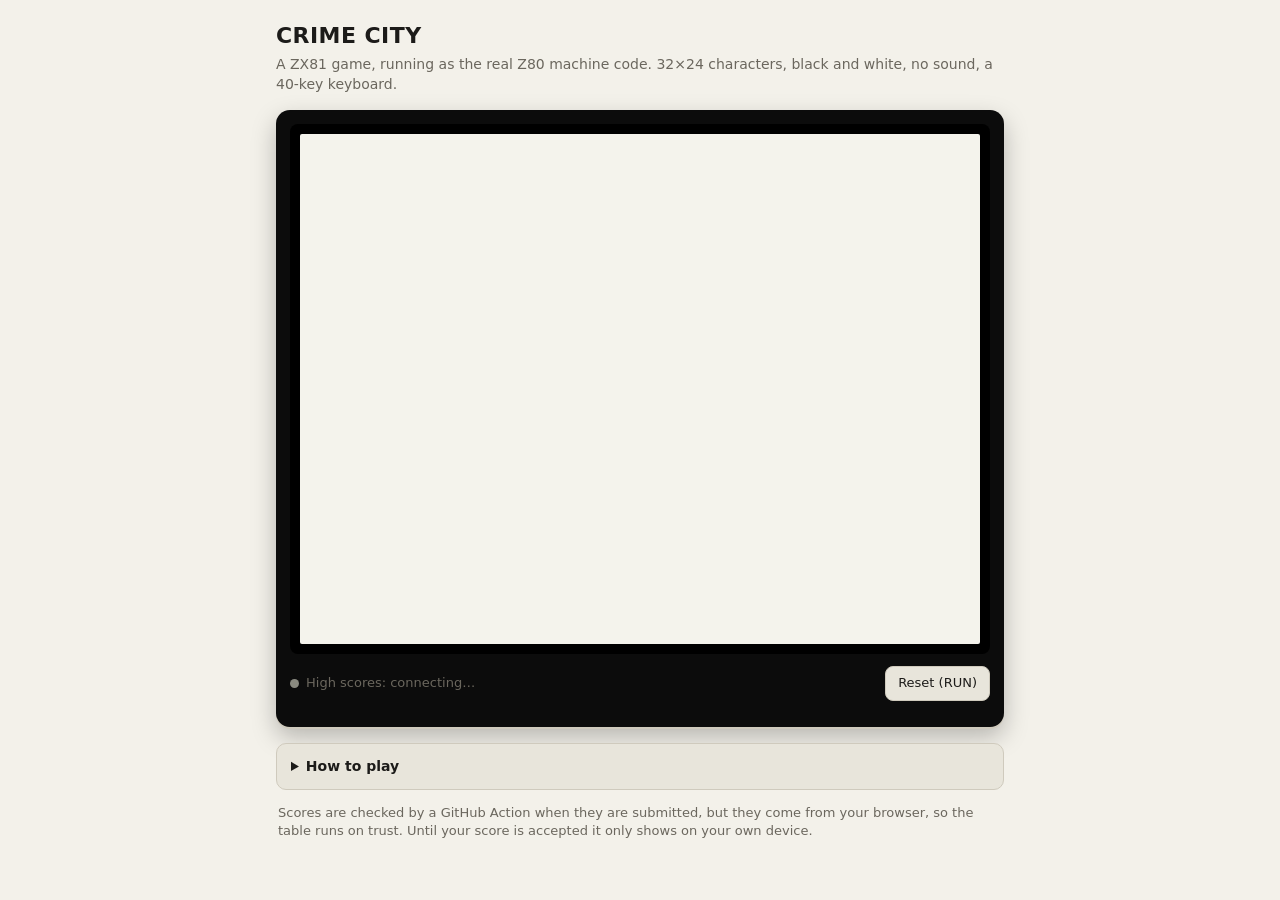
<file: public/assets/aistudio/template_gh_bad94795.html>
<!DOCTYPE html>
<html lang="en">
<head>
<meta charset="utf-8">
<meta name="viewport" content="width=device-width, initial-scale=1, viewport-fit=cover">
<title>CRIME CITY for the ZX81</title>
<style>
:root{
  --bg:#f3f1ea; --fg:#1c1b19; --muted:#6b675e; --panel:#e8e5db; --line:#cfcabd; --accent:#b3261e;
  box-sizing:border-box; padding-top:env(safe-area-inset-top,0px); padding-bottom:env(safe-area-inset-bottom,0px);
}
@media (prefers-color-scheme: dark){
  :root:not([data-theme="light"]){ --bg:#151513; --fg:#ece9df; --muted:#a09b8e; --panel:#21201d; --line:#3a382f; --accent:#ff7b6e; }
}
:root[data-theme="dark"]{ --bg:#151513; --fg:#ece9df; --muted:#a09b8e; --panel:#21201d; --line:#3a382f; --accent:#ff7b6e; }
html{ scroll-padding-top:env(safe-area-inset-top,0px); }
*,*::before,*::after{ box-sizing:inherit; }
body{ margin:0; background:var(--bg); color:var(--fg); font:16px/1.45 system-ui,-apple-system,"Segoe UI",Roboto,sans-serif; }
main{ max-width:760px; margin:0 auto; padding:20px 16px 36px; }
h1{ font-size:22px; margin:0 0 2px; letter-spacing:.02em; }
.sub{ margin:0 0 16px; color:var(--muted); font-size:14px; }
.case{ background:#0c0c0c; border-radius:14px; padding:14px; box-shadow:0 2px 0 var(--line), 0 10px 24px rgba(0,0,0,.25); }
.tv{ background:#000; border-radius:8px; padding:10px; }
canvas{ display:block; width:100%; height:auto; aspect-ratio:4/3; image-rendering:pixelated; image-rendering:crisp-edges; background:#f4f3ec; border-radius:2px; }
.bar{ display:flex; flex-wrap:wrap; gap:8px 14px; align-items:center; justify-content:space-between; margin:12px 0 0; font-size:13px; color:var(--muted); }
.src{ display:inline-flex; align-items:center; gap:7px; }
.dot{ width:9px; height:9px; border-radius:50%; background:#8a8a80; flex:none; }
.dot.online{ background:#2e9d4f; } .dot.readonly{ background:#d89a1a; } .dot.offline{ background:#9a9a90; }
button.reset{ font:inherit; font-size:13px; color:var(--fg); background:var(--panel); border:1px solid var(--line); border-radius:8px; padding:7px 12px; cursor:pointer; }
button.reset:focus-visible, .key:focus-visible{ outline:2px solid var(--accent); outline-offset:2px; }
.kb{ margin-top:12px; display:grid; gap:6px; user-select:none; -webkit-user-select:none; touch-action:none; }
.row{ display:grid; grid-template-columns:repeat(10,1fr); gap:6px; }
.key{ position:relative; min-height:46px; border:0; border-radius:7px; background:#d9d6cc; color:#111; font:600 15px/1 ui-monospace,Menlo,Consolas,monospace; padding:6px 2px 4px; cursor:pointer; box-shadow:0 2px 0 #7d7a70; touch-action:none; }
.key.dn{ transform:translateY(2px); box-shadow:none; background:#bdb9ad; }
.key small{ display:block; margin-top:3px; font:600 9px/1 system-ui,sans-serif; color:#a1261c; letter-spacing:.03em; min-height:9px; }
.key.wide{ font-size:11px; }
.help{ margin-top:16px; background:var(--panel); border:1px solid var(--line); border-radius:10px; padding:2px 14px; font-size:14px; }
.help summary{ cursor:pointer; padding:10px 0; font-weight:600; }
.help p{ margin:0 0 10px; }
.submit{ margin-top:12px; background:var(--panel); border:1px solid var(--line); border-radius:10px; padding:12px 14px; font-size:14px; display:flex; flex-wrap:wrap; gap:8px 12px; align-items:center; }
.submit[hidden]{ display:none; }
.submit a{ color:#fff; background:var(--accent); text-decoration:none; font-weight:600; padding:8px 12px; border-radius:8px; }
.submit a[aria-disabled="true"]{ opacity:.5; pointer-events:none; }
.submit button{ font:inherit; font-size:13px; color:var(--muted); background:none; border:0; text-decoration:underline; cursor:pointer; padding:6px; }
.note{ margin:14px 2px 0; font-size:13px; color:var(--muted); }
</style>
</head>
<body>
<main>
  <h1>CRIME CITY</h1>
  <p class="sub">A ZX81 game, running as the real Z80 machine code. 32×24 characters, black and white, no sound, a 40-key keyboard.</p>
  <div class="case">
    <div class="tv"><canvas id="scr" width="256" height="192" role="img" aria-label="ZX81 screen"></canvas></div>
    <div class="bar">
      <span class="src"><i id="dot" class="dot"></i><span id="srcText">High scores: connecting…</span></span>
      <button class="reset" id="reset" type="button">Reset (RUN)</button>
    </div>
    <div class="kb" id="kb" aria-label="ZX81 keyboard"></div>
  </div>
  <div class="submit" id="submitBox" hidden>
    <span id="submitText"></span>
    <a id="submitLink" href="#" target="_blank" rel="noopener">Submit score on GitHub</a>
    <button type="button" id="submitDiscard">Discard</button>
  </div>
  <details class="help">
    <summary>How to play</summary>
    <p>Steer with <b>5 6 7 8</b> (left, down, up, right) or the arrow keys. <b>0</b> stops, <b>E</b> leaves your car. Walk into a traffic car (<b>H</b>) to steal it. Run over pedestrians (<b>I</b>) for cash, but the police (inverse <b>Z</b>) will chase you. On foot, they bust you. In a car, they dent it.</p>
    <p>Drive to the <b>$</b> to pick up a fare, then to the <b>X</b> before the timer runs out. Three lives. At the title screen press <b>Q</b> to drop back to BASIC.</p>
    <p>When you beat the fifth score you type three initials with the keyboard. The game then offers a button that opens a ready-filled GitHub issue; press its green submit button (you need a free GitHub account). A minute or two later your score appears on the table everyone sees.</p>
  </details>
  <p class="note">Scores are checked by a GitHub Action when they are submitted, but they come from your browser, so the table runs on trust. Until your score is accepted it only shows on your own device.</p>
</main>
<script>
/*Z80JS*/
</script>
<script>
(function () {
'use strict';
var SYM = /*SYM*/;
var PB64 = "/*P*/";

/* ---------------------------------------------------------------- font (5x7 glyphs in 8x8 cells) */
var CHARS = '"\u00a3$:?()><=+-*/;,.0123456789ABCDEFGHIJKLMNOPQRSTUVWXYZ';   // ZX81 codes 11..63
var F5 = {
 'A':'01110,10001,10001,11111,10001,10001,10001','B':'11110,10001,10001,11110,10001,10001,11110','C':'01110,10001,10000,10000,10000,10001,01110',
 'D':'11110,10001,10001,10001,10001,10001,11110','E':'11111,10000,10000,11110,10000,10000,11111','F':'11111,10000,10000,11110,10000,10000,10000',
 'G':'01110,10001,10000,10111,10001,10001,01111','H':'10001,10001,10001,11111,10001,10001,10001','I':'01110,00100,00100,00100,00100,00100,01110',
 'J':'00111,00010,00010,00010,00010,10010,01100','K':'10001,10010,10100,11000,10100,10010,10001','L':'10000,10000,10000,10000,10000,10000,11111',
 'M':'10001,11011,10101,10101,10001,10001,10001','N':'10001,10001,11001,10101,10011,10001,10001','O':'01110,10001,10001,10001,10001,10001,01110',
 'P':'11110,10001,10001,11110,10000,10000,10000','Q':'01110,10001,10001,10001,10101,10010,01101','R':'11110,10001,10001,11110,10100,10010,10001',
 'S':'01111,10000,10000,01110,00001,00001,11110','T':'11111,00100,00100,00100,00100,00100,00100','U':'10001,10001,10001,10001,10001,10001,01110',
 'V':'10001,10001,10001,10001,10001,01010,00100','W':'10001,10001,10001,10101,10101,11011,10001','X':'10001,10001,01010,00100,01010,10001,10001',
 'Y':'10001,10001,01010,00100,00100,00100,00100','Z':'11111,00001,00010,00100,01000,10000,11111',
 '0':'01110,10001,10011,10101,11001,10001,01110','1':'00100,01100,00100,00100,00100,00100,01110','2':'01110,10001,00001,00010,00100,01000,11111',
 '3':'11110,00001,00001,01110,00001,00001,11110','4':'00010,00110,01010,10010,11111,00010,00010','5':'11111,10000,11110,00001,00001,10001,01110',
 '6':'00110,01000,10000,11110,10001,10001,01110','7':'11111,00001,00010,00100,01000,01000,01000','8':'01110,10001,10001,01110,10001,10001,01110',
 '9':'01110,10001,10001,01111,00001,00010,01100',
 '"':'01010,01010,00000,00000,00000,00000,00000','\u00a3':'00110,01001,01000,11100,01000,01000,11111','$':'00100,01111,10100,01110,00101,11110,00100',
 ':':'00000,00100,00000,00000,00100,00000,00000','?':'01110,10001,00001,00010,00100,00000,00100','(':'00010,00100,01000,01000,01000,00100,00010',
 ')':'01000,00100,00010,00010,00010,00100,01000','>':'10000,01000,00100,00010,00100,01000,10000','<':'00001,00010,00100,01000,00100,00010,00001',
 '=':'00000,00000,11111,00000,11111,00000,00000','+':'00000,00100,00100,11111,00100,00100,00000','-':'00000,00000,00000,11111,00000,00000,00000',
 '*':'00000,10101,01110,11111,01110,10101,00000','/':'00001,00010,00010,00100,01000,01000,10000',';':'00000,00100,00000,00000,00100,00100,01000',
 ',':'00000,00000,00000,00000,00110,00100,01000','.':'00000,00000,00000,00000,00000,01100,01100'
};
var glyphCache = {};
function glyph(code) {
  if (glyphCache[code]) return glyphCache[code];
  var b = new Uint8Array(64), c = code & 127, inv = code & 128, x, y, i;
  if (c >= 1 && c <= 10) {
    for (y = 0; y < 8; y++) for (x = 0; x < 8; x++) {
      var tl = x < 4 && y < 4, tr = x >= 4 && y < 4, bl = x < 4 && y >= 4, br = x >= 4 && y >= 4, on = 0, chq = ((x + y) & 1) === 0;
      switch (c) { case 1: on = tl; break; case 2: on = tr; break; case 3: on = tl || tr; break; case 4: on = bl; break;
        case 5: on = tl || bl; break; case 6: on = tr || bl; break; case 7: on = tr || bl || br; break;
        case 8: on = chq; break; case 9: on = chq && y < 4; break; default: on = chq && y >= 4; }
      b[y * 8 + x] = on ? 1 : 0;
    }
  } else if (c >= 11 && c <= 63) {
    var rows = F5[CHARS.charAt(c - 11)];
    if (rows) rows.split(',').forEach(function (r, ry) { for (var rx = 0; rx < 5; rx++) if (r.charAt(rx) === '1') b[ry * 8 + rx + 1] = 1; });
  }
  if (inv) for (i = 0; i < 64; i++) b[i] ^= 1;
  return (glyphCache[code] = b);
}

/* ---------------------------------------------------------------- machine */
var mem = new Uint8Array(65536);
var pressedPhys = {}, pressedVirt = {};
var ROWS = [['SHIFT','Z','X','C','V'],['A','S','D','F','G'],['Q','W','E','R','T'],['1','2','3','4','5'],['0','9','8','7','6'],['P','O','I','U','Y'],['ENTER','L','K','J','H'],['SPACE','.','M','N','B']];
function inp(port) {
  if ((port & 255) !== 0xFE) return 0xFF;
  var hi = (port >> 8) & 255, v = 0xFF, bit, i, keys;
  for (bit = 0; bit < 8; bit++) if (((hi >> bit) & 1) === 0) {
    keys = ROWS[bit];
    for (i = 0; i < 5; i++) if (pressedPhys[keys[i]] || pressedVirt[keys[i]]) v &= ~(1 << i);
  }
  return v;
}
var cpu = new Z80(function (a) { return mem[a]; }, function (a, v) { if (a >= 0x4000 && a < 0x8000) mem[a] = v; }, inp, function () {});
var PBYTES = Uint8Array.from(atob(PB64), function (c) { return c.charCodeAt(0); });
function loadMachine() {
  mem.fill(0); mem.set(PBYTES, 0x4009); mem[0x0F2B] = 0xC9;          // ROM stub: SLOW just returns
  mem[0x7FEE] = 0; mem[0x7FEF] = 0x70;                               // return address = "BASIC"
  cpu.R.fill(0); cpu.f = 0; cpu.sp = 0x7FEE; cpu.pc = 0x4082; cpu.t = 0;
}

/* ---------------------------------------------------------------- high score table (stored in the GitHub repo) */
var REPO_OVERRIDE = '';          // 'owner/repo' if this page is not served from owner.github.io/repo/
var DEFAULTS = null, lastTable = null, connState = 'init';
var PENDING_KEY = 'crimecity.pending.v2';
function readTable() {
  var out = [], i, b, n;
  for (i = 0; i < 5; i++) {
    b = SYM.HS + 5 * i; n = '';
    for (var k = 0; k < 3; k++) n += String.fromCharCode(65 + mem[b + k] - 38);
    out.push({ n: n, s: mem[b + 3] | (mem[b + 4] << 8) });
  }
  return out;
}
function writeTable(t) {
  for (var i = 0; i < 5; i++) {
    var b = SYM.HS + 5 * i, e = t[i];
    for (var k = 0; k < 3; k++) mem[b + k] = 38 + e.n.charCodeAt(k) - 65;
    mem[b + 3] = e.s & 255; mem[b + 4] = (e.s >> 8) & 255;
  }
}
function validEntry(e) {
  return e && typeof e.n === 'string' && /^[A-Z]{3}$/.test(e.n) && typeof e.s === 'number' && isFinite(e.s) && e.s >= 0 && e.s <= 65535 && Math.floor(e.s) === e.s;
}
function loadPending() {
  try {
    var p = JSON.parse(localStorage.getItem(PENDING_KEY) || '[]'), now = Date.now();
    return Array.isArray(p) ? p.filter(function (e) { return validEntry(e) && (!e.t || now - e.t < 7 * 864e5); }) : [];
  } catch (e) { return []; }
}
function savePending(p) { try { localStorage.setItem(PENDING_KEY, JSON.stringify(p.slice(0, 20))); } catch (e) {} }
function withTimeout(p, ms) {
  return new Promise(function (res, rej) { var t = setTimeout(function () { rej(new Error('timeout')); }, ms); p.then(function (v) { clearTimeout(t); res(v); }, function (e) { clearTimeout(t); rej(e); }); });
}
function repoInfo() {
  if (REPO_OVERRIDE && REPO_OVERRIDE.indexOf('/') > 0) { var p = REPO_OVERRIDE.split('/'); return { owner: p[0], repo: p[1] }; }
  var h = location.hostname, parts = location.pathname.split('/').filter(Boolean);
  if (/\.github\.io$/.test(h)) { var owner = h.replace(/\.github\.io$/, ''); return { owner: owner, repo: parts[0] || (owner + '.github.io') }; }
  return null;
}
function checkCode(n, s) {                 // speed bump against casual edits; the Action recomputes it
  var str = n + ':' + s + ':crimecity', h = 0x811c9dc5;
  for (var i = 0; i < str.length; i++) { h ^= str.charCodeAt(i); h = Math.imul(h, 0x01000193) >>> 0; }
  return ('00000000' + h.toString(16)).slice(-8);
}
function sortTable(a) { return a.map(function (e, i) { return { n: e.n, s: e.s, i: i }; }).sort(function (x, y) { return (y.s - x.s) || (x.i - y.i); }); }
async function fetchJson(url) {
  var r = await withTimeout(fetch(url, { cache: 'no-store' }), 6000);
  if (!r.ok) throw new Error('http ' + r.status);
  return r.json();
}
async function fetchCentral() {
  var bust = '?t=' + Math.floor(Date.now() / 60000), urls = [new URL('data/scores.json', location.href).href + bust], ri = repoInfo(), i, j;
  if (ri) urls.push('https://raw.githubusercontent.com/' + ri.owner + '/' + ri.repo + '/main/docs/data/scores.json' + bust);
  for (i = 0; i < urls.length; i++) {
    try { j = await fetchJson(urls[i]); if (j && Array.isArray(j.entries)) return j.entries.filter(validEntry); } catch (e) { /* try next */ }
  }
  throw new Error('no scores file');
}
async function fetchTable() {
  var central = [];
  try { central = await fetchCentral(); connState = 'online'; } catch (e) { connState = 'offline'; }
  var pend = loadPending().filter(function (p) { return !central.some(function (c) { return c.n === p.n && c.s === p.s; }); });
  savePending(pend);
  var all = central.map(function (e) { return { n: e.n, s: e.s }; }).concat(pend.map(function (p) { return { n: p.n, s: p.s }; })).concat(DEFAULTS);
  return sortTable(all).slice(0, 5).map(function (e) { return { n: e.n, s: e.s }; });
}
function sameEntry(a, b) { return a.n === b.n && a.s === b.s; }
function newEntry(cur, prev) {
  var pool = prev.slice(), added = [];
  cur.forEach(function (e) { var k = pool.findIndex(function (p) { return sameEntry(p, e); }); if (k >= 0) pool.splice(k, 1); else added.push(e); });
  added.sort(function (a, b) { return b.s - a.s; });
  return added[0] || null;
}
async function syncTitle() {
  var t = await fetchTable(); writeTable(t); lastTable = t; paintSource(); showSubmit();
}
async function syncAfterName() {
  var cur = readTable(), add = lastTable ? newEntry(cur, lastTable) : null;
  if (add) { var p = loadPending(); p.push({ n: add.n, s: add.s, t: Date.now() }); savePending(p); }
  var t = await fetchTable(); writeTable(t); lastTable = t; paintSource(); showSubmit();
}
var dotEl = document.getElementById('dot'), srcEl = document.getElementById('srcText');
function paintSource() {
  var map = {
    init: ['', 'High scores: loading\u2026'],
    online: ['online', 'High scores: shared table, refreshed at the title screen'],
    offline: ['offline', 'High scores: shared table unavailable, showing your own scores']
  };
  var m = map[connState] || map.init; dotEl.className = 'dot ' + m[0]; srcEl.textContent = m[1];
}
var boxEl = document.getElementById('submitBox'), boxText = document.getElementById('submitText'), boxLink = document.getElementById('submitLink'), boxDiscard = document.getElementById('submitDiscard');
function issueUrl(e) {
  var ri = repoInfo(); if (!ri) return null;
  return 'https://github.com/' + ri.owner + '/' + ri.repo + '/issues/new?template=score.yml'
    + '&title=' + encodeURIComponent('[score] ' + e.n + ' ' + e.s) + '&initials=' + e.n + '&score=' + e.s + '&check=' + checkCode(e.n, e.s);
}
function showSubmit() {
  var p = loadPending();
  if (!p.length) { boxEl.hidden = true; return; }
  p.sort(function (a, b) { return b.s - a.s; });
  var e = p[0], url = issueUrl(e);
  boxText.textContent = 'Your score ' + e.n + ' ' + e.s + ' is only on this device so far.' + (p.length > 1 ? ' (' + (p.length - 1) + ' more waiting.)' : '');
  if (url) { boxLink.href = url; boxLink.removeAttribute('aria-disabled'); } else { boxLink.href = '#'; boxLink.setAttribute('aria-disabled', 'true'); }
  boxEl.hidden = false;
}
boxDiscard.addEventListener('click', function () {
  var p = loadPending().sort(function (a, b) { return b.s - a.s; }); p.shift(); savePending(p); showSubmit();
});

/* ---------------------------------------------------------------- display */
var canvas = document.getElementById('scr'), ctx = canvas.getContext('2d');
var img = ctx.createImageData(256, 192), px = new Uint32Array(img.data.buffer);
var PAPER = 0xFFECF3F4, INK = 0xFF121212;      // ABGR: warm white, soft black
var prev = new Int16Array(768).fill(-1), dirty = true;
function drawCell(cx, cy, code) {
  var g = glyph(code), x, y, base = cy * 8 * 256 + cx * 8;
  for (y = 0; y < 8; y++) for (x = 0; x < 8; x++) px[base + y * 256 + x] = g[y * 8 + x] ? INK : PAPER;
}
function render() {
  var df = mem[0x400C] | (mem[0x400D] << 8), r, c, code;
  for (r = 0; r < 24; r++) for (c = 0; c < 32; c++) {
    code = mem[(df + 1 + 33 * r + c) & 0xFFFF];
    if (code !== prev[r * 32 + c]) { prev[r * 32 + c] = code; drawCell(c, r, code); dirty = true; }
  }
  if (dirty) { ctx.putImageData(img, 0, 0); dirty = false; }
}
function tapeStripes() {
  var y = 0, on = Math.random() < 0.5, h, x;
  while (y < 192) {
    h = 1 + Math.floor(Math.random() * (Math.random() < 0.3 ? 28 : 6));
    for (var k = 0; k < h && y < 192; k++, y++) for (x = 0; x < 256; x++) px[y * 256 + x] = on ? INK : PAPER;
    on = !on;
  }
  ctx.putImageData(img, 0, 0); prev.fill(-1); dirty = true;
}

/* ---------------------------------------------------------------- run loop */
var state = 'loading', loadUntil = 0, hookBusy = false, skipPc = -1, exited = false;
var FRAME_T = 65000;
function showBasicReport() {
  var df = mem[0x400C] | (mem[0x400D] << 8), b = df + 1 + 33 * 23;
  mem[b] = 28; mem[b + 1] = 24; mem[b + 2] = 30;       // "0/2"
}
async function doHook(pc) {
  hookBusy = true;
  try { await withTimeout(pc === SYM.title ? syncTitle() : syncAfterName(), 12000); } catch (e) { /* resume anyway */ }
  hookBusy = false; skipPc = pc;
}
function runFrame() {
  if (hookBusy || exited) return;
  var f = (mem[0x4034] | (mem[0x4035] << 8));
  f = (f - 1) & 0xFFFF; mem[0x4034] = f & 255; mem[0x4035] = f >> 8;
  var budget = FRAME_T;
  while (budget > 0) {
    var pc = cpu.pc;
    if (pc === SYM.title || pc === SYM.go2) {
      if (skipPc === pc) skipPc = -1; else { doHook(pc); return; }
    }
    if (pc === 0x7000) { exited = true; showBasicReport(); return; }
    budget -= cpu.step();
  }
}
function boot() {
  loadMachine(); exited = false; hookBusy = false; skipPc = -1; lastTable = null;
  if (!DEFAULTS) DEFAULTS = readTable();
  state = 'loading'; loadUntil = performance.now() + 2200; prev.fill(-1);
}
var last = performance.now(), acc = 0, tapeAcc = 0;
function frame(now) {
  var dt = Math.min(now - last, 100); last = now; acc += dt;
  if (state === 'loading') {
    tapeAcc += dt; if (tapeAcc > 45) { tapeAcc = 0; tapeStripes(); acc = 0; }
    if (now >= loadUntil) { state = 'run'; acc = 0; }
  } else {
    while (acc >= 20) { acc -= 20; runFrame(); }
    render();
  }
  requestAnimationFrame(frame);
}

/* ---------------------------------------------------------------- keyboard */
var CODEMAP = { Space: 'SPACE', Enter: 'ENTER', NumpadEnter: 'ENTER', ShiftLeft: 'SHIFT', ShiftRight: 'SHIFT', Period: '.', NumpadDecimal: '.',
  ArrowLeft: '5', ArrowDown: '6', ArrowUp: '7', ArrowRight: '8' };
function keyName(e) {
  var c = e.code || '';
  if (CODEMAP[c]) return CODEMAP[c];
  if (/^Key[A-Z]$/.test(c)) return c.charAt(3);
  if (/^Digit[0-9]$/.test(c)) return c.charAt(5);
  if (/^Numpad[0-9]$/.test(c)) return c.charAt(6);
  return null;
}
function skipLoad() { if (state === 'loading') { loadUntil = 0; } }
window.addEventListener('keydown', function (e) {
  var k = keyName(e); if (!k || e.ctrlKey || e.metaKey || e.altKey) return;
  e.preventDefault(); skipLoad(); pressedPhys[k] = true; markKey(k, true);
});
window.addEventListener('keyup', function (e) { var k = keyName(e); if (!k) return; e.preventDefault(); delete pressedPhys[k]; markKey(k, false); });
window.addEventListener('blur', function () { pressedPhys = {}; pressedVirt = {}; document.querySelectorAll('.key.dn').forEach(function (n) { n.classList.remove('dn'); }); });
var keyEls = {};
function markKey(k, on) { var el = keyEls[k]; if (el) el.classList.toggle('dn', on); }
var KB = [['1','2','3','4','5','6','7','8','9','0'], ['Q','W','E','R','T','Y','U','I','O','P'], ['A','S','D','F','G','H','J','K','L','ENTER'], ['SHIFT','Z','X','C','V','B','N','M','.','SPACE']];
var CAPS = { '5': '\u2190', '6': '\u2193', '7': '\u2191', '8': '\u2192', '0': 'STOP', 'E': 'EXIT', 'Q': 'QUIT' };
var kbEl = document.getElementById('kb');
KB.forEach(function (row) {
  var rEl = document.createElement('div'); rEl.className = 'row';
  row.forEach(function (k) {
    var b = document.createElement('button'); b.type = 'button'; b.className = 'key' + (k.length > 1 ? ' wide' : '');
    b.setAttribute('aria-label', k === 'ENTER' ? 'New line' : k.toLowerCase() === k ? k : k);
    b.innerHTML = '<span></span><small></small>'; b.firstChild.textContent = k === 'ENTER' ? 'NEW LINE' : k; b.lastChild.textContent = CAPS[k] || '';
    keyEls[k] = b;
    b.addEventListener('pointerdown', function (e) { e.preventDefault(); skipLoad(); pressedVirt[k] = true; b.classList.add('dn'); try { b.setPointerCapture(e.pointerId); } catch (x) {} });
    var up = function () { delete pressedVirt[k]; if (!pressedPhys[k]) b.classList.remove('dn'); };
    b.addEventListener('pointerup', up); b.addEventListener('pointercancel', up); b.addEventListener('lostpointercapture', up);
    rEl.appendChild(b);
  });
  kbEl.appendChild(rEl);
});
document.getElementById('reset').addEventListener('click', function () { boot(); });
canvas.addEventListener('pointerdown', skipLoad);

window.__crimecity = { checkCode: checkCode, issueUrl: issueUrl, mem: mem, cpu: cpu, SYM: SYM, boot: boot, getState: function () { return { state: state, exited: exited, connState: connState }; } };
paintSource(); boot();
requestAnimationFrame(frame);
})();
</script>
</body>
</html>
</file>
